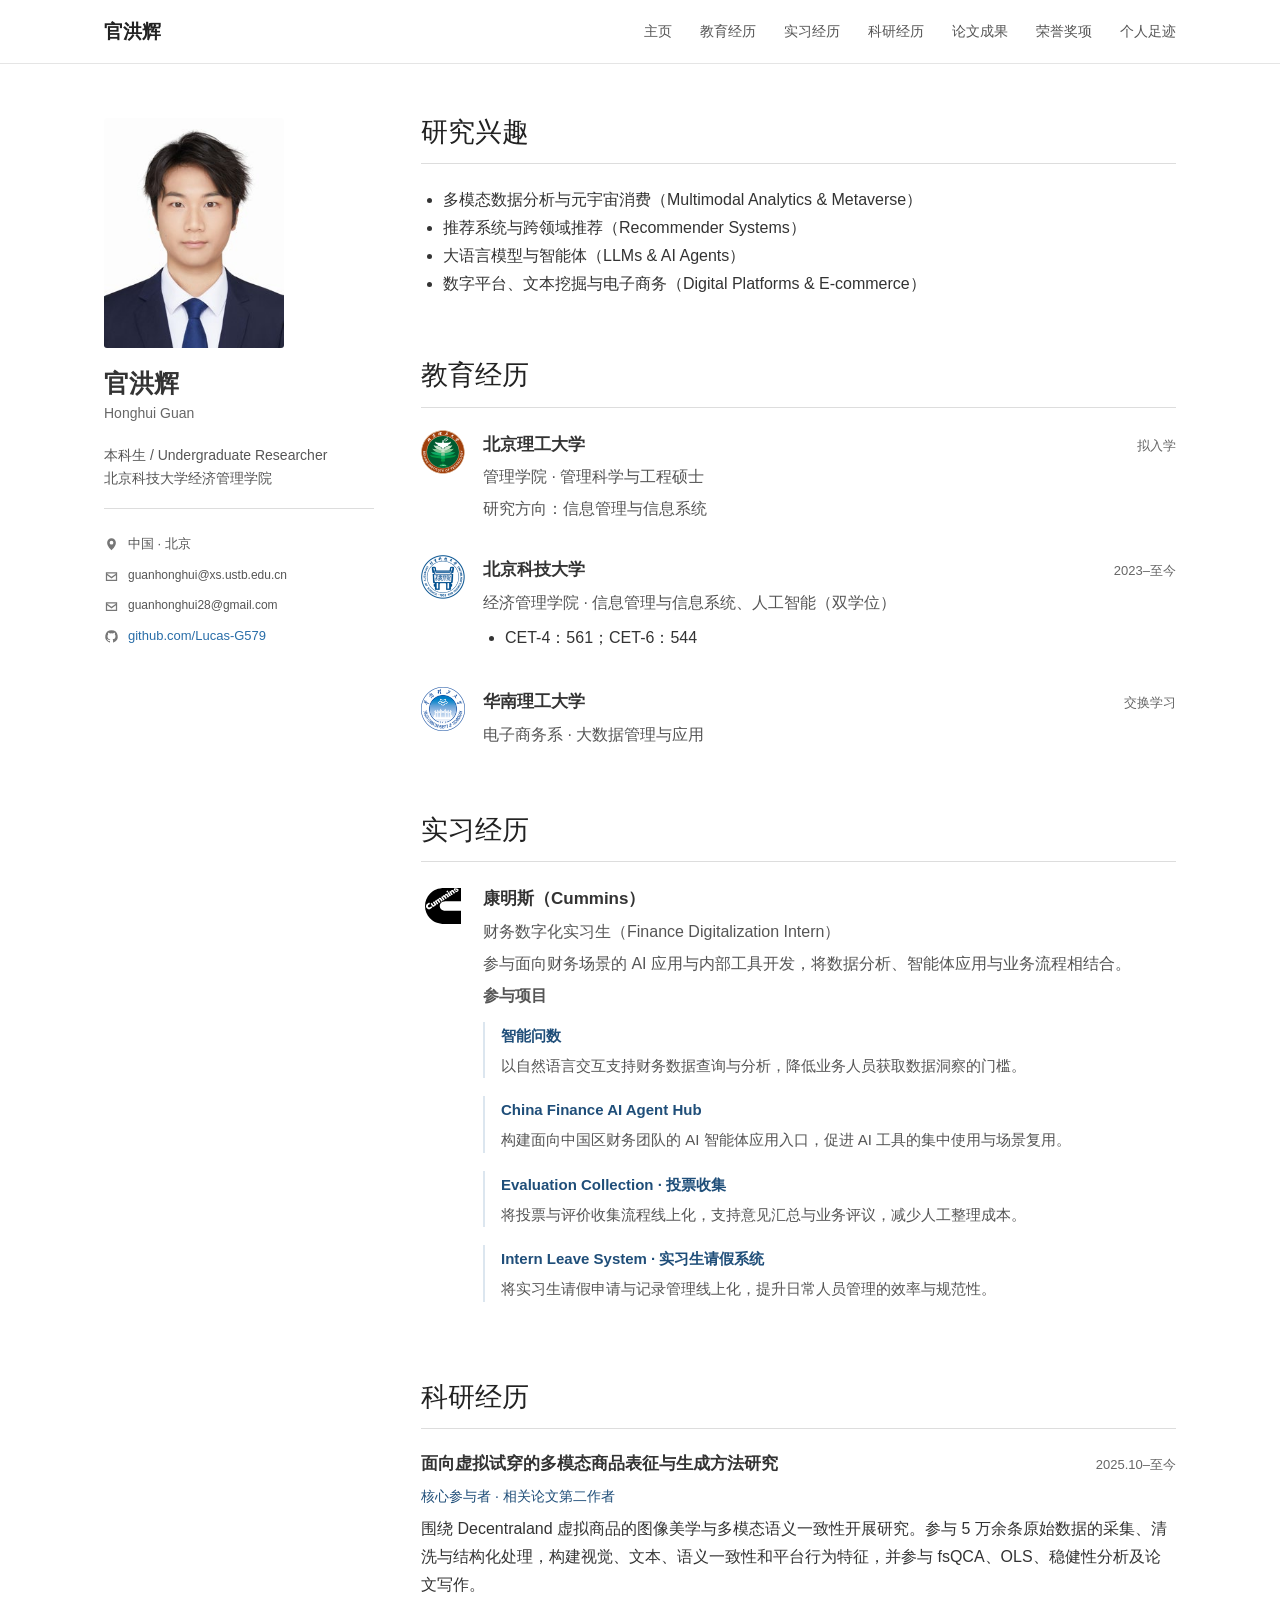
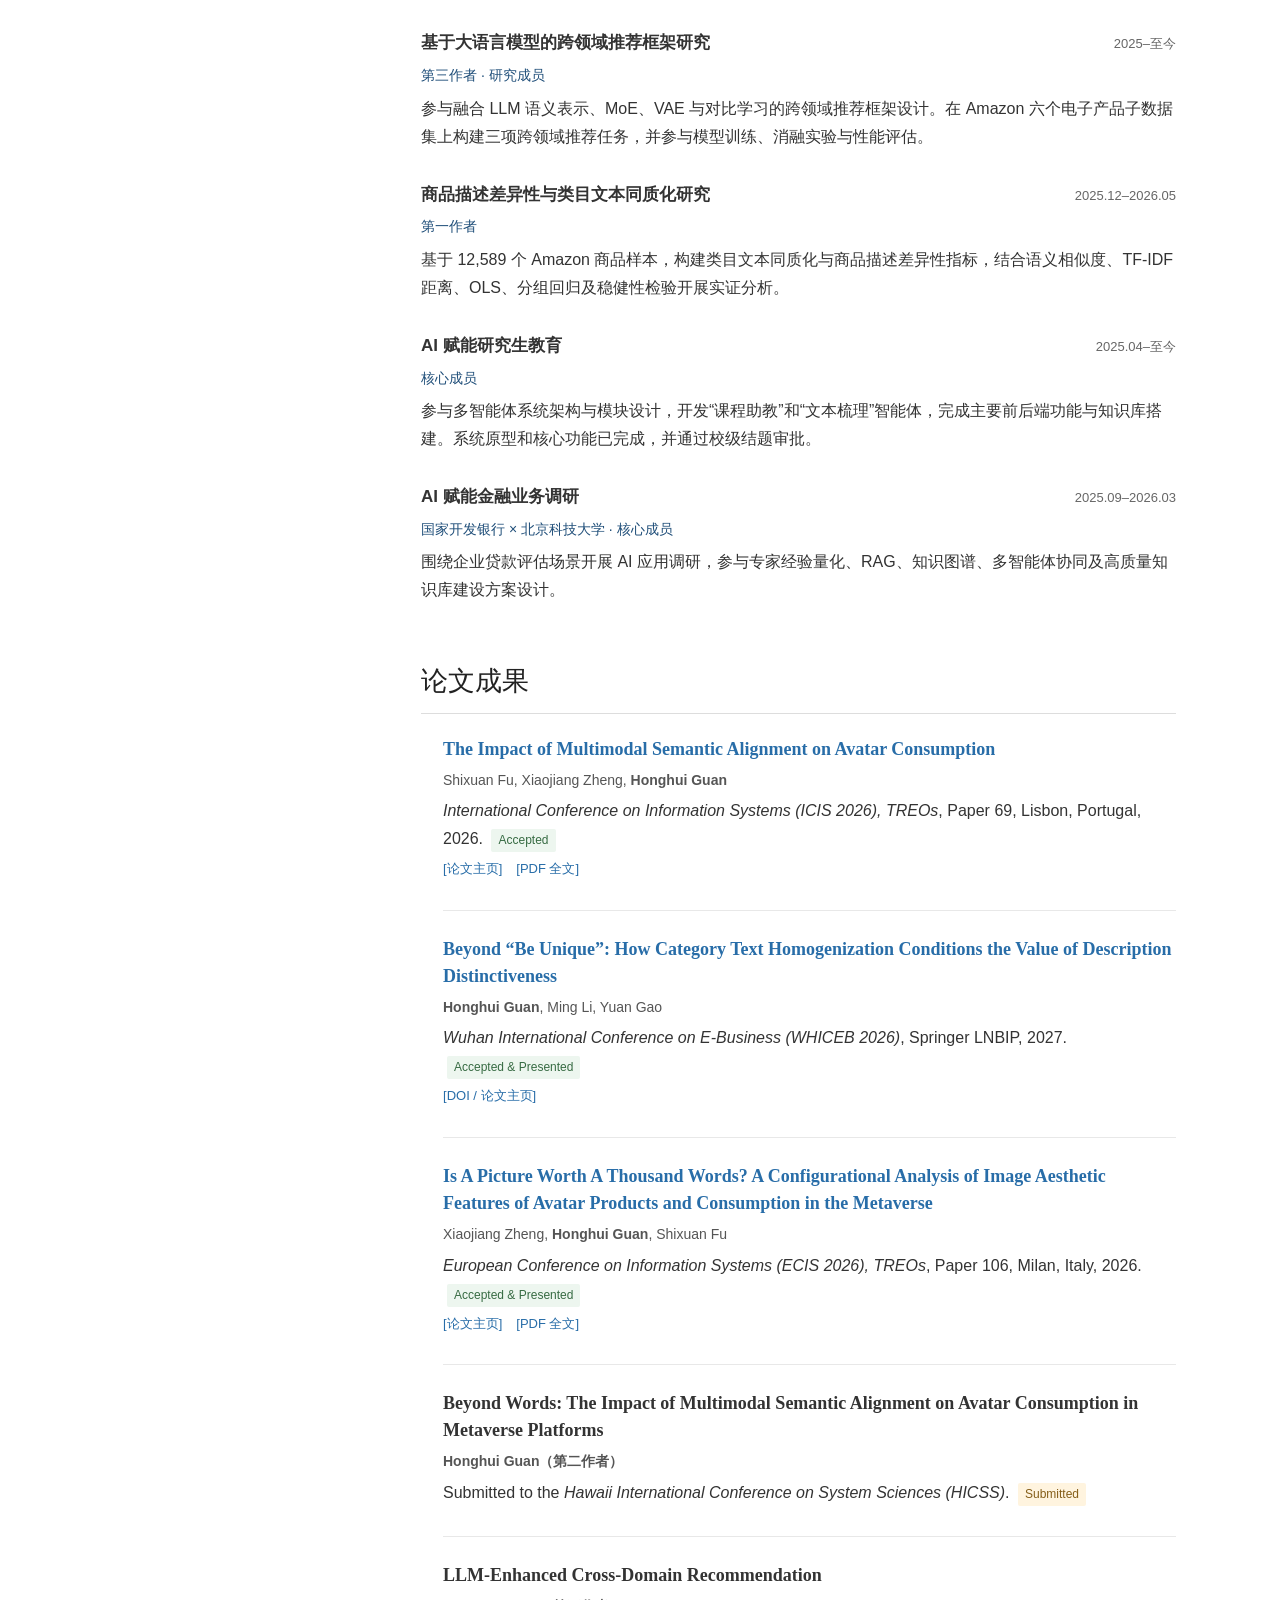
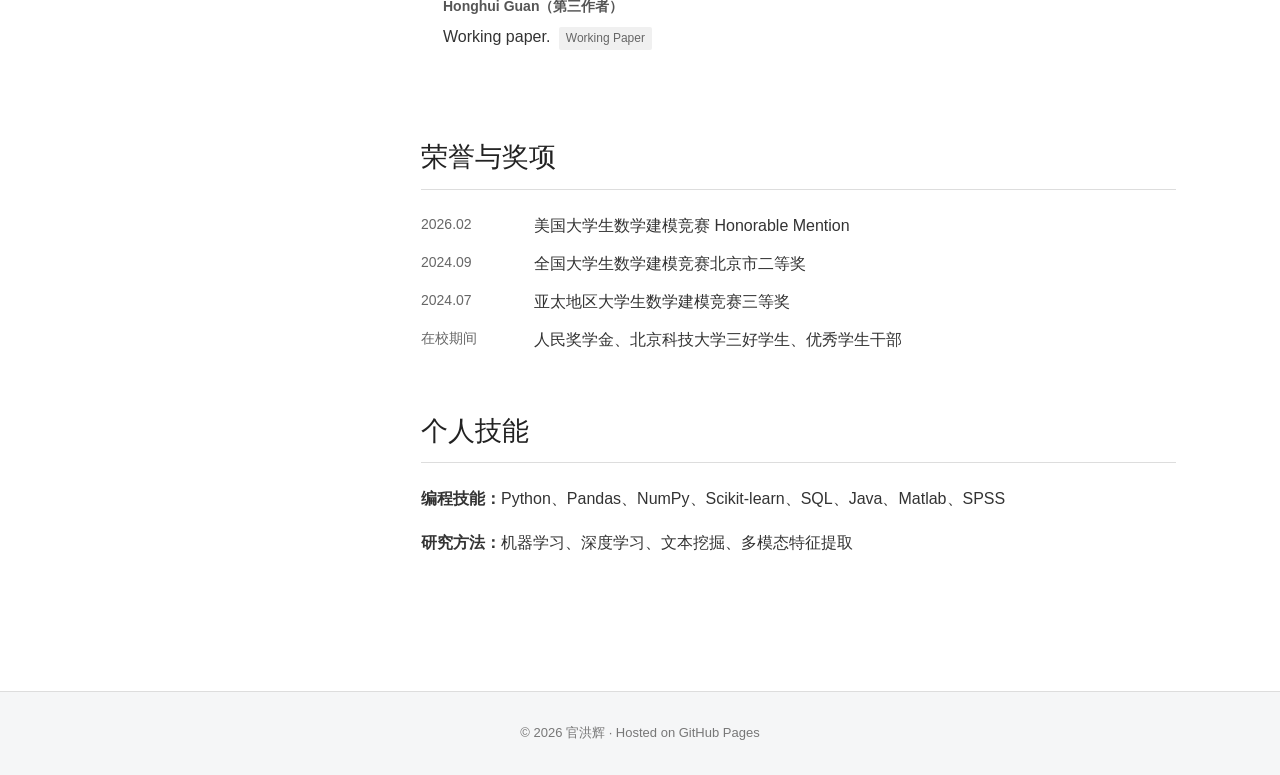
<file: index.html>
<!doctype html>
<html lang="zh-CN">
<head>
  <meta charset="utf-8">
  <meta name="viewport" content="width=device-width,initial-scale=1">
  <meta name="description" content="官洪辉的个人学术主页。北京科技大学信息管理与信息系统本科生、人工智能双学位，研究方向包括多模态数据分析、推荐系统、大语言模型与数字平台。">
  <title>官洪辉 | 多模态数据分析、推荐系统与大语言模型</title>
  <link rel="icon" href="./assets/favicon.svg" type="image/svg+xml">
  <link rel="stylesheet" href="./styles.css?v=20261121-layout">
</head>
<body>
  <header class="site-header">
    <div class="header-inner">
      <a class="site-name" href="#top">官洪辉</a>
      <button class="menu-button" aria-label="打开导航" aria-expanded="false">&#9776;</button>
      <nav aria-label="主导航">
        <a href="#about">主页</a><a href="#education">教育经历</a><a href="#experience">实习经历</a><a href="#research">科研经历</a><a href="#publications">论文成果</a><a href="#awards">荣誉奖项</a><a href="./footprints.html">个人足迹</a>
      </nav>
    </div>
  </header>

  <main id="top" class="layout">
    <aside class="profile">
      <img class="portrait" src="./assets/profile/portrait.jpg" alt="官洪辉证件照" width="260" height="360">
      <h1>官洪辉</h1>
      <p class="name-en">Honghui Guan</p>
      <p class="role">本科生 / Undergraduate Researcher<br>北京科技大学经济管理学院</p>
      <ul class="contact-list">
        <li><svg viewBox="0 0 24 24" aria-hidden="true"><path d="M12 21s7-6.1 7-12a7 7 0 1 0-14 0c0 5.9 7 12 7 12Zm0-9a3 3 0 1 1 0-6 3 3 0 0 1 0 6Z"/></svg><span>中国 · 北京</span></li>
        <li><a class="contact-action" href="mailto:guanhonghui@xs.ustb.edu.cn" title="使用学校邮箱发送邮件"><svg viewBox="0 0 24 24" aria-hidden="true"><path d="M3 5h18v14H3V5Zm2 2v.5l7 5 7-5V7H5Zm14 10V10l-7 5-7-5v7h14Z"/></svg><span>guanhonghui@xs.ustb.edu.cn</span></a></li>
        <li><a class="contact-action" href="mailto:guanhonghui28@gmail.com" title="使用学术邮箱发送邮件"><svg viewBox="0 0 24 24" aria-hidden="true"><path d="M3 5h18v14H3V5Zm2 2v.5l7 5 7-5V7H5Zm14 10V10l-7 5-7-5v7h14Z"/></svg><span>guanhonghui28@gmail.com</span></a></li>
        <li><svg viewBox="0 0 24 24" aria-hidden="true"><path d="M12 2a10 10 0 0 0-3.16 19.49c.5.09.68-.22.68-.48v-1.87c-2.78.6-3.37-1.18-3.37-1.18-.45-1.16-1.11-1.47-1.11-1.47-.91-.62.07-.61.07-.61 1 .07 1.53 1.03 1.53 1.03.9 1.53 2.35 1.09 2.92.83.09-.65.35-1.09.64-1.34-2.22-.25-4.56-1.11-4.56-4.94 0-1.09.39-1.98 1.03-2.68-.1-.25-.45-1.27.1-2.64 0 0 .84-.27 2.75 1.02A9.6 9.6 0 0 1 12 6.82a9.6 9.6 0 0 1 2.5.34c1.91-1.29 2.75-1.02 2.75-1.02.55 1.37.2 2.39.1 2.64.64.7 1.03 1.59 1.03 2.68 0 3.84-2.34 4.68-4.57 4.93.36.31.68.92.68 1.86V21c0 .27.18.58.69.48A10 10 0 0 0 12 2Z"/></svg><a href="https://github.com/Lucas-G579" target="_blank" rel="noreferrer">github.com/Lucas-G579</a></li>
      </ul>
    </aside>

    <div class="content">
      <section id="about">
        <h2>研究兴趣</h2>
        <ul>
          <li>多模态数据分析与元宇宙消费（Multimodal Analytics &amp; Metaverse）</li>
          <li>推荐系统与跨领域推荐（Recommender Systems）</li>
          <li>大语言模型与智能体（LLMs &amp; AI Agents）</li>
          <li>数字平台、文本挖掘与电子商务（Digital Platforms &amp; E-commerce）</li>
        </ul>
      </section>

      <section id="education">
        <h2>教育经历</h2>
        <div class="entry institution-entry">
          <img class="organization-logo" src="./assets/logos/bit.svg" alt="" width="44" height="44">
          <div class="institution-body">
            <div class="entry-head"><strong>北京理工大学</strong><span>拟入学</span></div>
            <p>管理学院 · 管理科学与工程硕士</p>
            <p>研究方向：信息管理与信息系统</p>
          </div>
        </div>
        <div class="entry institution-entry">
          <img class="organization-logo" src="./assets/logos/ustb.png" alt="" width="44" height="44">
          <div class="institution-body">
            <div class="entry-head"><strong>北京科技大学</strong><span>2023–至今</span></div>
            <p>经济管理学院 · 信息管理与信息系统、人工智能（双学位）</p>
            <ul class="compact"><li>CET-4：561；CET-6：544</li></ul>
          </div>
        </div>
        <div class="entry institution-entry">
          <img class="organization-logo" src="./assets/logos/scut.png" alt="" width="44" height="44">
          <div class="institution-body">
            <div class="entry-head"><strong>华南理工大学</strong><span>交换学习</span></div>
            <p>电子商务系 · 大数据管理与应用</p>
          </div>
        </div>
      </section>

      <section id="experience">
        <h2>实习经历</h2>
        <div class="entry institution-entry">
          <img class="organization-logo organization-logo-cummins" src="./assets/logos/cummins.svg" alt="" width="44" height="44">
          <div class="institution-body">
            <div class="entry-head"><strong>康明斯（Cummins）</strong></div>
            <p>财务数字化实习生（Finance Digitalization Intern）</p>
            <p>参与面向财务场景的 AI 应用与内部工具开发，将数据分析、智能体应用与业务流程相结合。</p>
            <p><strong>参与项目</strong></p>
            <ul class="internship-projects">
              <li><strong>智能问数</strong><p>以自然语言交互支持财务数据查询与分析，降低业务人员获取数据洞察的门槛。</p></li>
              <li><strong>China Finance AI Agent Hub</strong><p>构建面向中国区财务团队的 AI 智能体应用入口，促进 AI 工具的集中使用与场景复用。</p></li>
              <li><strong>Evaluation Collection · 投票收集</strong><p>将投票与评价收集流程线上化，支持意见汇总与业务评议，减少人工整理成本。</p></li>
              <li><strong>Intern Leave System · 实习生请假系统</strong><p>将实习生请假申请与记录管理线上化，提升日常人员管理的效率与规范性。</p></li>
            </ul>
          </div>
        </div>
      </section>

      <section id="research">
        <h2>科研经历</h2>
        <article class="research-item">
          <div class="entry-head"><h3>面向虚拟试穿的多模态商品表征与生成方法研究</h3><span>2025.10–至今</span></div>
          <p class="meta">核心参与者 · 相关论文第二作者</p>
          <p>围绕 Decentraland 虚拟商品的图像美学与多模态语义一致性开展研究。参与 5 万余条原始数据的采集、清洗与结构化处理，构建视觉、文本、语义一致性和平台行为特征，并参与 fsQCA、OLS、稳健性分析及论文写作。</p>
        </article>
        <article class="research-item">
          <div class="entry-head"><h3>基于大语言模型的跨领域推荐框架研究</h3><span>2025–至今</span></div>
          <p class="meta">第三作者 · 研究成员</p>
          <p>参与融合 LLM 语义表示、MoE、VAE 与对比学习的跨领域推荐框架设计。在 Amazon 六个电子产品子数据集上构建三项跨领域推荐任务，并参与模型训练、消融实验与性能评估。</p>
        </article>
        <article class="research-item">
          <div class="entry-head"><h3>商品描述差异性与类目文本同质化研究</h3><span>2025.12–2026.05</span></div>
          <p class="meta">第一作者</p>
          <p>基于 12,589 个 Amazon 商品样本，构建类目文本同质化与商品描述差异性指标，结合语义相似度、TF-IDF 距离、OLS、分组回归及稳健性检验开展实证分析。</p>
        </article>
        <article class="research-item">
          <div class="entry-head"><h3>AI 赋能研究生教育</h3><span>2025.04–至今</span></div>
          <p class="meta">核心成员</p>
          <p>参与多智能体系统架构与模块设计，开发“课程助教”和“文本梳理”智能体，完成主要前后端功能与知识库搭建。系统原型和核心功能已完成，并通过校级结题审批。</p>
        </article>
        <article class="research-item">
          <div class="entry-head"><h3>AI 赋能金融业务调研</h3><span>2025.09–2026.03</span></div>
          <p class="meta">国家开发银行 × 北京科技大学 · 核心成员</p>
          <p>围绕企业贷款评估场景开展 AI 应用调研，参与专家经验量化、RAG、知识图谱、多智能体协同及高质量知识库建设方案设计。</p>
        </article>
      </section>

      <section id="publications">
        <h2>论文成果</h2>
        <div class="publications">
          <article class="publication-item">
            <h3><a href="https://aisel.aisnet.org/treos_icis2026/69/" target="_blank" rel="noreferrer">The Impact of Multimodal Semantic Alignment on Avatar Consumption</a></h3>
            <p class="authors">Shixuan Fu, Xiaojiang Zheng, <strong>Honghui Guan</strong></p>
            <p><em>International Conference on Information Systems (ICIS 2026), TREOs</em>, Paper 69, Lisbon, Portugal, 2026. <span class="status accepted">Accepted</span></p>
            <p class="paper-links"><a href="https://aisel.aisnet.org/treos_icis2026/69/" target="_blank" rel="noreferrer">论文主页</a><a href="https://aisel.aisnet.org/cgi/viewcontent.cgi?article=1068&amp;context=treos_icis2026" target="_blank" rel="noreferrer">PDF 全文</a></p>
          </article>
          <article class="publication-item">
            <h3><a href="https://doi.org/10.1007/978-3-032-29196-7_47" target="_blank" rel="noreferrer">Beyond “Be Unique”: How Category Text Homogenization Conditions the Value of Description Distinctiveness</a></h3>
            <p class="authors"><strong>Honghui Guan</strong>, Ming Li, Yuan Gao</p>
            <p><em>Wuhan International Conference on E-Business (WHICEB 2026)</em>, Springer LNBIP, 2027. <span class="status accepted">Accepted &amp; Presented</span></p>
            <p class="paper-links"><a href="https://doi.org/10.1007/978-3-032-29196-7_47" target="_blank" rel="noreferrer">DOI / 论文主页</a></p>
          </article>
          <article class="publication-item">
            <h3><a href="https://aisel.aisnet.org/treos_ecis2026/106/" target="_blank" rel="noreferrer">Is A Picture Worth A Thousand Words? A Configurational Analysis of Image Aesthetic Features of Avatar Products and Consumption in the Metaverse</a></h3>
            <p class="authors">Xiaojiang Zheng, <strong>Honghui Guan</strong>, Shixuan Fu</p>
            <p><em>European Conference on Information Systems (ECIS 2026), TREOs</em>, Paper 106, Milan, Italy, 2026. <span class="status accepted">Accepted &amp; Presented</span></p>
            <p class="paper-links"><a href="https://aisel.aisnet.org/treos_ecis2026/106/" target="_blank" rel="noreferrer">论文主页</a><a href="https://aisel.aisnet.org/cgi/viewcontent.cgi?article=1105&amp;context=treos_ecis2026" target="_blank" rel="noreferrer">PDF 全文</a></p>
          </article>
          <article class="publication-item">
            <h3>Beyond Words: The Impact of Multimodal Semantic Alignment on Avatar Consumption in Metaverse Platforms</h3>
            <p class="authors"><strong>Honghui Guan（第二作者）</strong></p>
            <p>Submitted to the <em>Hawaii International Conference on System Sciences (HICSS)</em>. <span class="status submitted">Submitted</span></p>
          </article>
          <article class="publication-item">
            <h3>LLM-Enhanced Cross-Domain Recommendation</h3>
            <p class="authors"><strong>Honghui Guan（第三作者）</strong></p>
            <p>Working paper. <span class="status working">Working Paper</span></p>
          </article>
        </div>
      </section>

      <section id="awards">
        <h2>荣誉与奖项</h2>
        <ul class="dated-list">
          <li><time>2026.02</time><span>美国大学生数学建模竞赛 Honorable Mention</span></li>
          <li><time>2024.09</time><span>全国大学生数学建模竞赛北京市二等奖</span></li>
          <li><time>2024.07</time><span>亚太地区大学生数学建模竞赛三等奖</span></li>
          <li><time>在校期间</time><span>人民奖学金、北京科技大学三好学生、优秀学生干部</span></li>
        </ul>
      </section>

      <section id="skills">
        <h2>个人技能</h2>
        <p><strong>编程技能：</strong>Python、Pandas、NumPy、Scikit-learn、SQL、Java、Matlab、SPSS</p>
        <p><strong>研究方法：</strong>机器学习、深度学习、文本挖掘、多模态特征提取</p>
      </section>
    </div>
  </main>

  <footer><p>&copy; <span id="year"></span> 官洪辉 · Hosted on GitHub Pages</p></footer>
  <script src="./script.js"></script>
</body>
</html>
</file>
<file: styles.css>
:root{--text:#333;--muted:#666;--navy:#1f4e79;--line:#ddd;--soft:#f5f6f7;--link:#286da8}*{box-sizing:border-box}html{scroll-behavior:smooth;scroll-padding-top:76px}body{margin:0;color:var(--text);font:16px/1.75 -apple-system,BlinkMacSystemFont,"Segoe UI","Noto Sans SC","Microsoft YaHei",Arial,sans-serif;background:#fff}.site-header{height:64px;border-bottom:1px solid #e5e5e5;background:#fff;position:sticky;top:0;z-index:10}.header-inner{max-width:1120px;height:100%;margin:auto;padding:0 24px;display:flex;align-items:center;justify-content:space-between}.site-name{font-size:19px;font-weight:600;color:#222;text-decoration:none}.site-header nav{display:flex;gap:28px}.site-header nav a{color:#555;text-decoration:none;font-size:14px}.site-header nav a:hover{color:var(--link)}.menu-button{display:none;border:0;background:transparent;font-size:22px}.layout{max-width:1120px;margin:54px auto 80px;padding:0 24px;display:grid;grid-template-columns:245px minmax(0,760px);gap:72px}.profile{position:sticky;top:102px;align-self:start}.portrait{display:block;width:180px;height:230px;object-fit:cover;object-position:center top;border-radius:3px}.profile h1{font-size:25px;line-height:1.25;margin:20px 0 2px}.name-en{margin:0;color:var(--muted);font-size:14px}.role{margin:18px 0;color:#555;font-size:14px;line-height:1.65}.contact-list{list-style:none;padding:15px 0 0;margin:0;border-top:1px solid var(--line);font-size:14px}.contact-list li{margin:7px 0}.contact-list li span{display:inline-block;width:24px;color:#777}.contact-list a{color:var(--link);text-decoration:none}.content section{margin-bottom:54px}.content section:first-child{margin-top:-9px}.content h2{font-family:Georgia,"Noto Serif SC",serif;font-weight:500;font-size:27px;color:#222;margin:0 0 22px;padding-bottom:7px;border-bottom:1px solid var(--line)}.content h3{font-size:17px;line-height:1.5;margin:0}.content p{margin:0 0 16px}.content a{color:var(--link)}.content ul{padding-left:22px}.entry{margin:0 0 28px}.entry-head{display:flex;justify-content:space-between;gap:24px;align-items:baseline}.entry-head>span{white-space:nowrap;color:var(--muted);font-size:13px}.entry>p{color:#555;margin:4px 0}.compact{margin:7px 0}.research-item{margin-bottom:31px}.research-item p{margin:7px 0}.research-item .meta{color:var(--navy);font-size:14px}.publications{padding-left:22px}.publications li{margin:0 0 20px;padding-left:5px}.status{display:inline-block;background:#eef3f7;color:var(--navy);font-size:12px;padding:1px 7px;border-radius:2px;margin-left:4px}.dated-list{list-style:none;padding:0!important}.dated-list li{display:grid;grid-template-columns:95px 1fr;gap:18px;margin:10px 0}.dated-list time{color:var(--muted);font-size:14px}footer{border-top:1px solid var(--line);background:var(--soft);padding:30px 24px;text-align:center;color:#777;font-size:13px}footer p{margin:0}
@media(max-width:760px){.site-header{height:auto;min-height:58px}.header-inner{min-height:58px;flex-wrap:wrap}.menu-button{display:block}.site-header nav{display:none;flex:0 0 100%;padding:4px 0 14px;gap:0;flex-direction:column}.site-header nav.open{display:flex}.site-header nav a{padding:7px 0}.layout{margin-top:34px;display:block}.profile{position:static;display:grid;grid-template-columns:115px 1fr;column-gap:20px;margin-bottom:48px}.portrait{width:115px;height:150px;grid-row:1/5}.profile h1{margin:2px 0 0;font-size:23px}.name-en,.role{margin:0}.contact-list{grid-column:1/-1;margin-top:18px;display:flex;gap:18px;flex-wrap:wrap}.contact-list li{margin:0}.content h2{font-size:24px}.entry-head{display:block}.entry-head>span{display:block;margin-top:3px}.dated-list li{grid-template-columns:80px 1fr;gap:10px}}
.contact-list{font-size:13px}.contact-list li{display:flex;align-items:flex-start;gap:9px;margin:9px 0}.contact-list svg{width:15px;height:15px;flex:0 0 15px;margin-top:4px;fill:#777}.contact-list li span{display:inline;color:#555}.contact-list a{overflow-wrap:anywhere}.contact-list a:hover{text-decoration:underline}.intro{color:#444;margin-bottom:34px!important}.publication-item{padding:0 0 24px;margin:0 0 25px;border-bottom:1px solid #e8e8e8}.publication-item:last-child{border-bottom:0}.publication-item h3{font-family:Georgia,"Noto Serif SC",serif;font-size:18px;font-weight:600}.publication-item h3 a{text-decoration:none}.publication-item h3 a:hover{text-decoration:underline}.publication-item p{margin:5px 0}.publication-item .authors{font-size:14px;color:#555}.paper-links{display:flex;gap:14px;font-size:13px}.paper-links a{text-decoration:none}.paper-links a:before{content:"["}.paper-links a:after{content:"]"}.status.accepted{background:#edf6ef;color:#376b43}.status.submitted{background:#fff4df;color:#855e19}.status.working{background:#f0f0f0;color:#666}.news-list{margin-top:-5px}@media(max-width:760px){.contact-list{display:block}.contact-list li{margin:9px 0}.publication-item h3{font-size:17px}}
.contact-list li>span{display:block;width:auto!important;flex:1}.contact-action{display:flex;align-items:flex-start;gap:9px;width:100%}.contact-action span{color:var(--link)}
.layout{grid-template-columns:270px minmax(0,760px);gap:47px}.contact-action span{display:block!important;width:auto!important;min-width:0;flex:1;white-space:nowrap;font-size:12px}.contact-action{overflow:visible!important}.contact-list>li:first-child>span{white-space:nowrap}@media(max-width:760px){.layout{display:block}.contact-action span{white-space:normal;font-size:13px}}

.institution-entry {
  display: grid;
  grid-template-columns: 44px minmax(0, 1fr);
  column-gap: 18px;
  align-items: start;
}
.institution-body {
  grid-column: 2;
  min-width: 0;
}
.organization-logo {
  display: block;
  grid-column: 1;
  grid-row: 1;
  width: 44px;
  height: 44px;
  object-fit: contain;
}
.organization-logo-cummins {
  padding: 4px;
}
.institution-body .entry-head {
  align-items: baseline;
  margin-bottom: 4px;
  gap: 16px;
}
.institution-body .entry-head strong {
  font-size: 17px;
}
.content .institution-body > p {
  color: #555;
  margin: 4px 0;
}
.content .internship-projects {
  list-style: none;
  padding: 0;
  margin: 12px 0 0;
}
.internship-projects li {
  border-left: 2px solid #dce6ef;
  padding-left: 16px;
  margin: 0 0 18px;
}
.internship-projects strong {
  color: var(--navy);
  font-size: 15px;
  font-weight: 600;
}
.content .internship-projects p {
  margin: 3px 0 0;
  color: #555;
  font-size: 15px;
  line-height: 1.7;
}
@media (max-width: 760px) {
  .institution-entry {
    grid-template-columns: 36px minmax(0, 1fr);
    column-gap: 12px;
  }
  .organization-logo {
    width: 36px;
    height: 36px;
  }
  .institution-body .entry-head > span {
    margin: 2px 0 0;
  }
}
</file>
